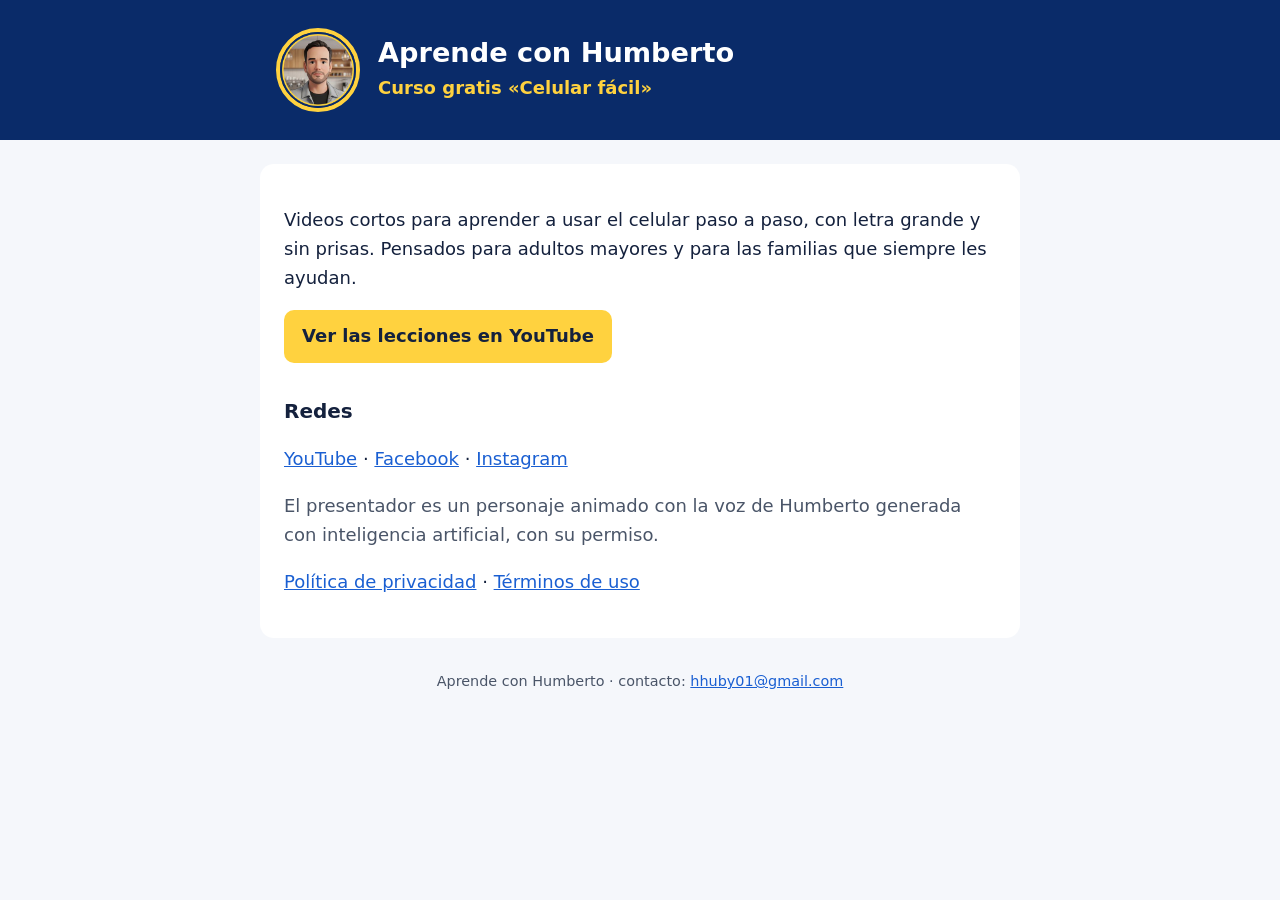
<file: index.html>
<!doctype html>
<html lang="es">
<head>
<meta charset="utf-8">
<meta name="viewport" content="width=device-width, initial-scale=1">
<title>Aprende con Humberto</title>
<meta name="description" content="Curso gratis «Celular fácil»: el celular paso a paso para adultos mayores.">
<link rel="stylesheet" href="estilo.css">
</head>
<body>
<header><div class="wrap">
  <img src="avatar.jpg" alt="Presentador animado de Aprende con Humberto">
  <div><h1>Aprende con Humberto</h1><p>Curso gratis «Celular fácil»</p></div>
</div></header>
<main><div class="wrap">
  <p>Videos cortos para aprender a usar el celular paso a paso, con letra grande y sin prisas. Pensados para adultos
  mayores y para las familias que siempre les ayudan.</p>
  <p><a class="btn" href="https://www.youtube.com/@aprendeconhumberto">Ver las lecciones en YouTube</a></p>
  <h2>Redes</h2>
  <p><a href="https://www.youtube.com/@aprendeconhumberto">YouTube</a> ·
     <a href="https://www.facebook.com/aprendeconhumberto">Facebook</a> ·
     <a href="https://www.instagram.com/aprende_con_humberto">Instagram</a></p>
  <p class="muted">El presentador es un personaje animado con la voz de Humberto generada con inteligencia artificial,
  con su permiso.</p>
  <p><a href="privacidad.html">Política de privacidad</a> · <a href="terminos.html">Términos de uso</a></p>
</div></main>
<footer>Aprende con Humberto · contacto: <a href="mailto:hhuby01@gmail.com">hhuby01@gmail.com</a></footer>
</body>
</html>
</file>
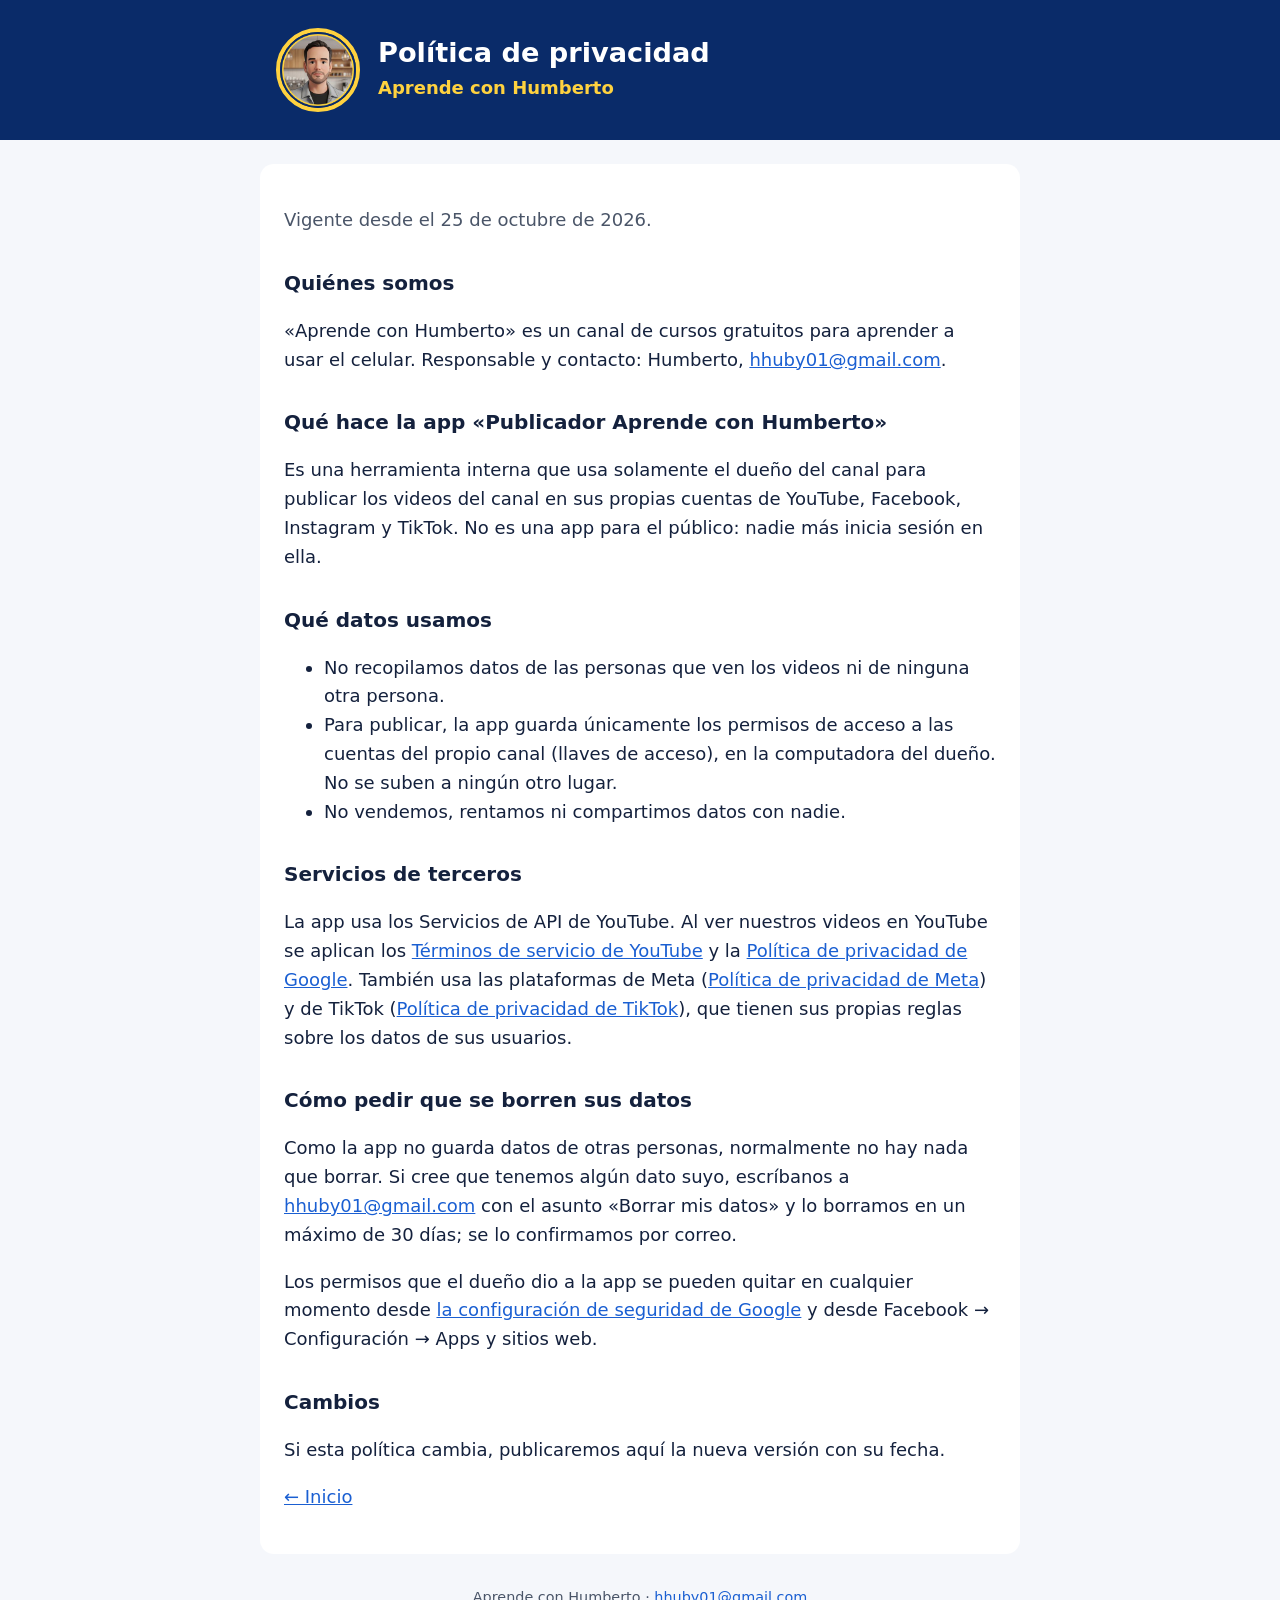
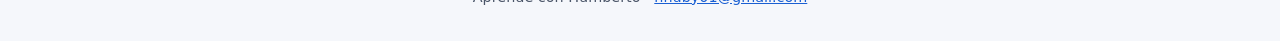
<file: privacidad.html>
<!doctype html>
<html lang="es">
<head>
<meta charset="utf-8">
<meta name="viewport" content="width=device-width, initial-scale=1">
<title>Política de privacidad</title>
<meta name="description" content="Política de privacidad de Aprende con Humberto y de su app «Publicador Aprende con Humberto».">
<link rel="stylesheet" href="estilo.css">
</head>
<body>
<header><div class="wrap">
  <img src="avatar.jpg" alt="Presentador animado de Aprende con Humberto">
  <div><h1>Política de privacidad</h1><p>Aprende con Humberto</p></div>
</div></header>
<main><div class="wrap">
  <p class="muted">Vigente desde el 25 de octubre de 2026.</p>

  <h2>Quiénes somos</h2>
  <p>«Aprende con Humberto» es un canal de cursos gratuitos para aprender a usar el celular. Responsable y contacto:
  Humberto, <a href="mailto:hhuby01@gmail.com">hhuby01@gmail.com</a>.</p>

  <h2>Qué hace la app «Publicador Aprende con Humberto»</h2>
  <p>Es una herramienta interna que usa solamente el dueño del canal para publicar los videos del canal en sus propias
  cuentas de YouTube, Facebook, Instagram y TikTok. No es una app para el público: nadie más inicia sesión en ella.</p>

  <h2>Qué datos usamos</h2>
  <ul>
    <li>No recopilamos datos de las personas que ven los videos ni de ninguna otra persona.</li>
    <li>Para publicar, la app guarda únicamente los permisos de acceso a las cuentas del propio canal (llaves de acceso),
    en la computadora del dueño. No se suben a ningún otro lugar.</li>
    <li>No vendemos, rentamos ni compartimos datos con nadie.</li>
  </ul>

  <h2>Servicios de terceros</h2>
  <p>La app usa los Servicios de API de YouTube. Al ver nuestros videos en YouTube se aplican los
  <a href="https://www.youtube.com/t/terms">Términos de servicio de YouTube</a> y la
  <a href="https://policies.google.com/privacy">Política de privacidad de Google</a>. También usa las plataformas de
  Meta (<a href="https://www.facebook.com/privacy/policy/">Política de privacidad de Meta</a>) y de TikTok
  (<a href="https://www.tiktok.com/legal/page/row/privacy-policy/es">Política de privacidad de TikTok</a>), que tienen
  sus propias reglas sobre los datos de sus usuarios.</p>

  <h2 id="borrado">Cómo pedir que se borren sus datos</h2>
  <p>Como la app no guarda datos de otras personas, normalmente no hay nada que borrar. Si cree que tenemos algún dato
  suyo, escríbanos a <a href="mailto:hhuby01@gmail.com">hhuby01@gmail.com</a> con el asunto «Borrar mis datos» y lo
  borramos en un máximo de 30 días; se lo confirmamos por correo.</p>
  <p>Los permisos que el dueño dio a la app se pueden quitar en cualquier momento desde
  <a href="https://myaccount.google.com/permissions">la configuración de seguridad de Google</a> y desde
  Facebook → Configuración → Apps y sitios web.</p>

  <h2>Cambios</h2>
  <p>Si esta política cambia, publicaremos aquí la nueva versión con su fecha.</p>
  <p><a href="index.html">← Inicio</a></p>
</div></main>
<footer>Aprende con Humberto · <a href="mailto:hhuby01@gmail.com">hhuby01@gmail.com</a></footer>
</body>
</html>
</file>
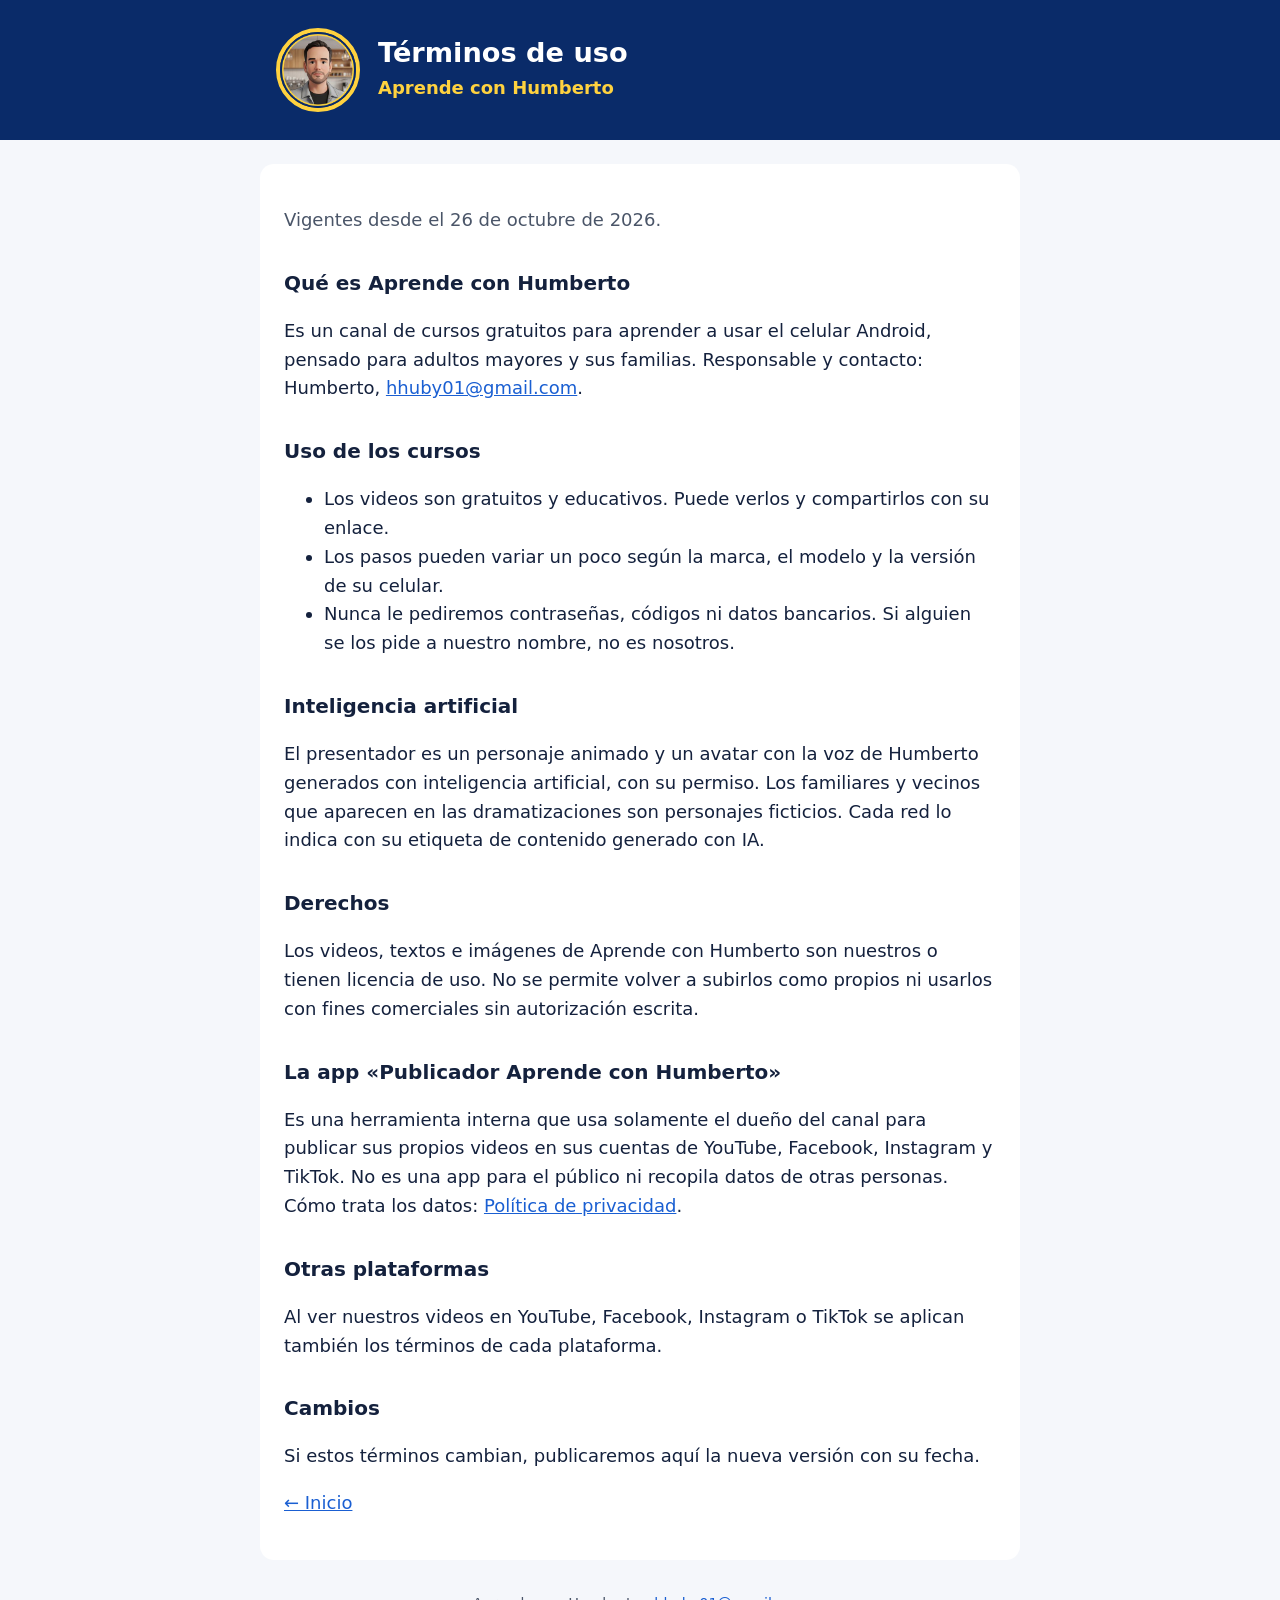
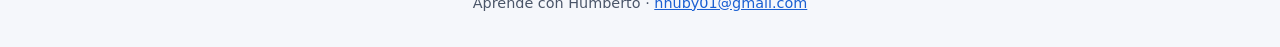
<file: terminos.html>
<!doctype html>
<html lang="es">
<head>
<meta charset="utf-8">
<meta name="viewport" content="width=device-width, initial-scale=1">
<title>Términos de uso</title>
<meta name="description" content="Términos de uso de Aprende con Humberto y de su app «Publicador Aprende con Humberto».">
<link rel="stylesheet" href="estilo.css">
</head>
<body>
<header><div class="wrap">
  <img src="avatar.jpg" alt="Presentador animado de Aprende con Humberto">
  <div><h1>Términos de uso</h1><p>Aprende con Humberto</p></div>
</div></header>
<main><div class="wrap">
  <p class="muted">Vigentes desde el 26 de octubre de 2026.</p>

  <h2>Qué es Aprende con Humberto</h2>
  <p>Es un canal de cursos gratuitos para aprender a usar el celular Android, pensado para adultos mayores y sus
  familias. Responsable y contacto: Humberto, <a href="mailto:hhuby01@gmail.com">hhuby01@gmail.com</a>.</p>

  <h2>Uso de los cursos</h2>
  <ul>
    <li>Los videos son gratuitos y educativos. Puede verlos y compartirlos con su enlace.</li>
    <li>Los pasos pueden variar un poco según la marca, el modelo y la versión de su celular.</li>
    <li>Nunca le pediremos contraseñas, códigos ni datos bancarios. Si alguien se los pide a nuestro nombre, no es
    nosotros.</li>
  </ul>

  <h2>Inteligencia artificial</h2>
  <p>El presentador es un personaje animado y un avatar con la voz de Humberto generados con inteligencia artificial,
  con su permiso. Los familiares y vecinos que aparecen en las dramatizaciones son personajes ficticios. Cada red lo
  indica con su etiqueta de contenido generado con IA.</p>

  <h2>Derechos</h2>
  <p>Los videos, textos e imágenes de Aprende con Humberto son nuestros o tienen licencia de uso. No se permite volver a
  subirlos como propios ni usarlos con fines comerciales sin autorización escrita.</p>

  <h2>La app «Publicador Aprende con Humberto»</h2>
  <p>Es una herramienta interna que usa solamente el dueño del canal para publicar sus propios videos en sus cuentas de
  YouTube, Facebook, Instagram y TikTok. No es una app para el público ni recopila datos de otras personas. Cómo trata
  los datos: <a href="privacidad.html">Política de privacidad</a>.</p>

  <h2>Otras plataformas</h2>
  <p>Al ver nuestros videos en YouTube, Facebook, Instagram o TikTok se aplican también los términos de cada
  plataforma.</p>

  <h2>Cambios</h2>
  <p>Si estos términos cambian, publicaremos aquí la nueva versión con su fecha.</p>
  <p><a href="index.html">← Inicio</a></p>
</div></main>
<footer>Aprende con Humberto · <a href="mailto:hhuby01@gmail.com">hhuby01@gmail.com</a></footer>
</body>
</html>
</file>
<file: estilo.css>
:root{--navy:#0a2b69;--yellow:#ffd23f;--ink:#14213d;--muted:#4a5568;--bg:#f5f7fb;--card:#ffffff}
@media (prefers-color-scheme:dark){:root{--ink:#e8edf7;--muted:#b6c0d4;--bg:#0b1630;--card:#111f42}}
*{box-sizing:border-box}
body{margin:0;background:var(--bg);color:var(--ink);font:18px/1.6 system-ui,-apple-system,"Segoe UI",Roboto,Arial,sans-serif}
header{background:var(--navy);color:#fff;padding:28px 16px}
.wrap{max-width:760px;margin:0 auto;padding:0 16px}
header .wrap{display:flex;gap:18px;align-items:center}
header img{width:84px;height:84px;border-radius:50%;border:4px solid var(--yellow)}
header h1{margin:0;font-size:1.7rem;line-height:1.2}
header p{margin:4px 0 0;color:var(--yellow);font-weight:600}
main .wrap{background:var(--card);margin-top:24px;margin-bottom:24px;padding:24px;border-radius:14px}
h2{font-size:1.25rem;margin:1.6em 0 .4em}
a{color:#1a5fd2}
@media (prefers-color-scheme:dark){a{color:#8fb4ff}}
.btn{display:inline-block;background:var(--yellow);color:#14213d;font-weight:700;text-decoration:none;padding:12px 18px;border-radius:10px}
small,.muted{color:var(--muted)}
footer{text-align:center;padding:8px 16px 32px;color:var(--muted);font-size:.9rem}
</file>
